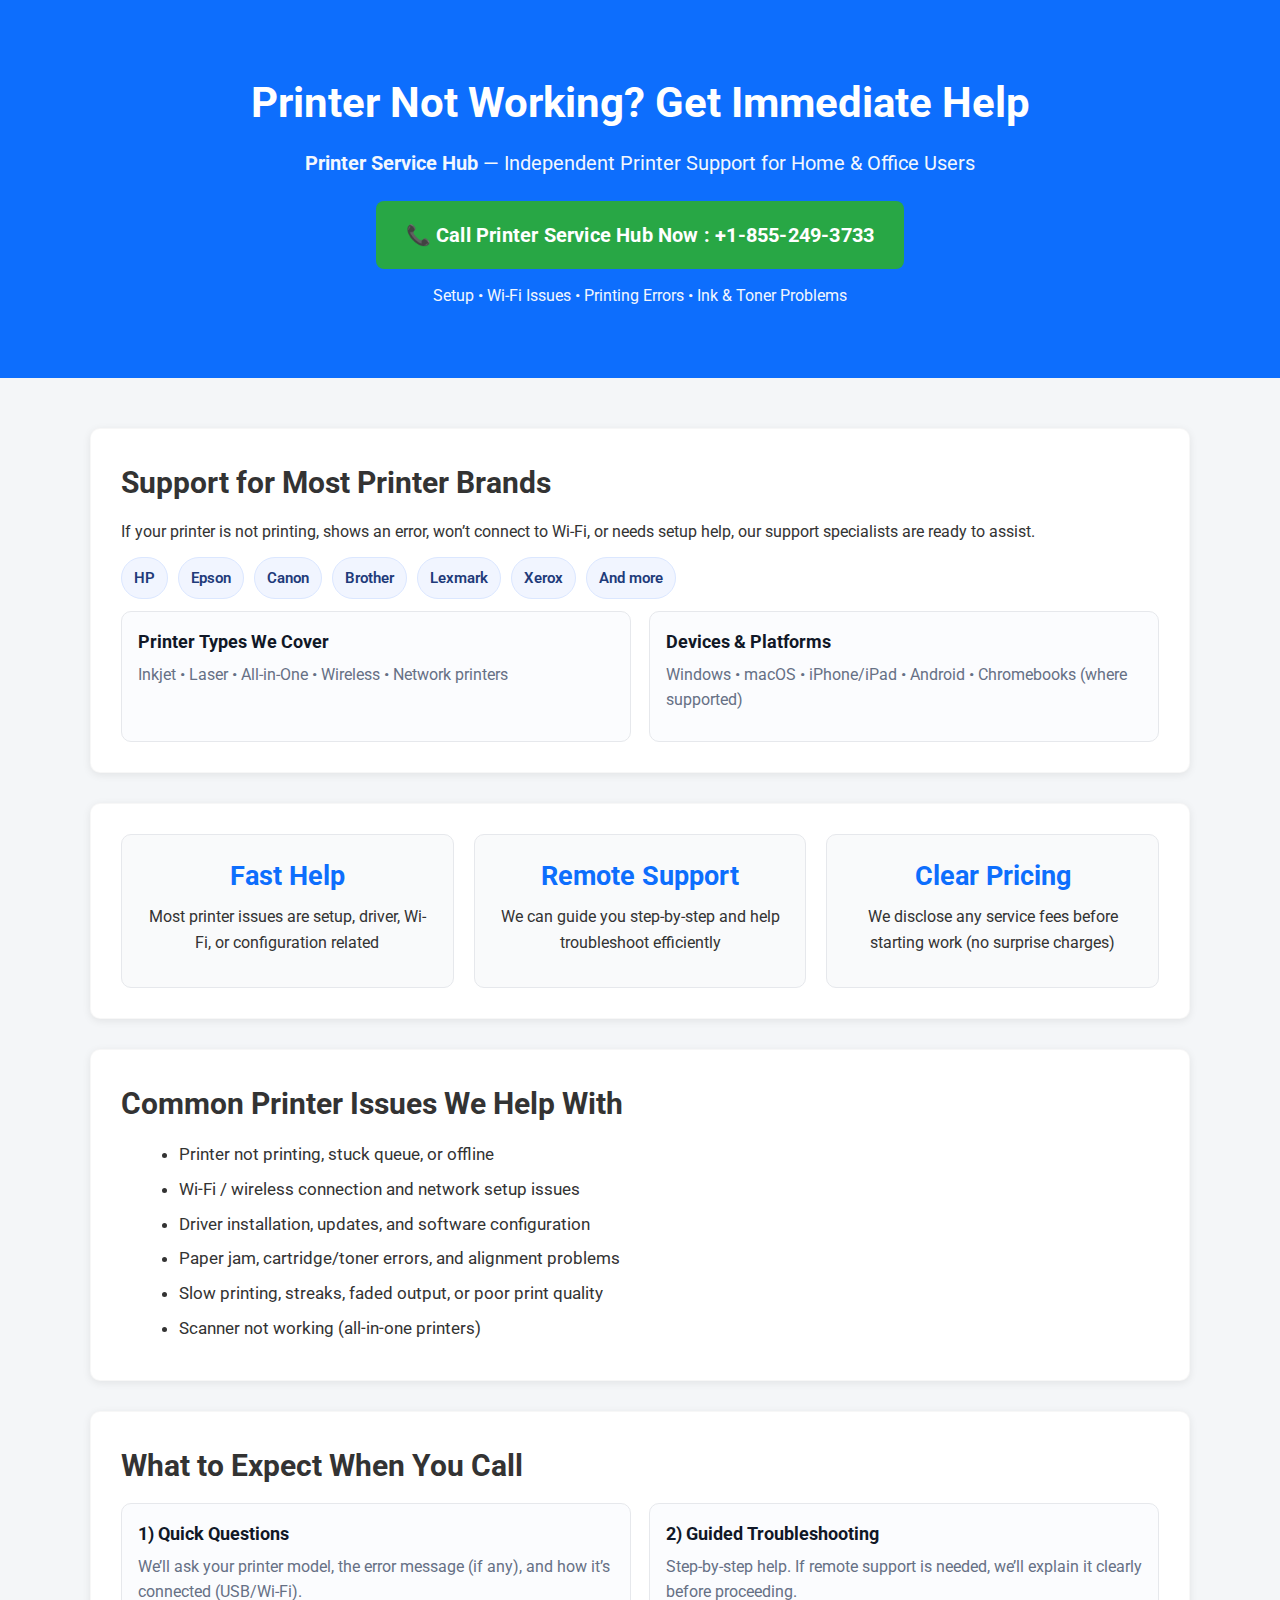
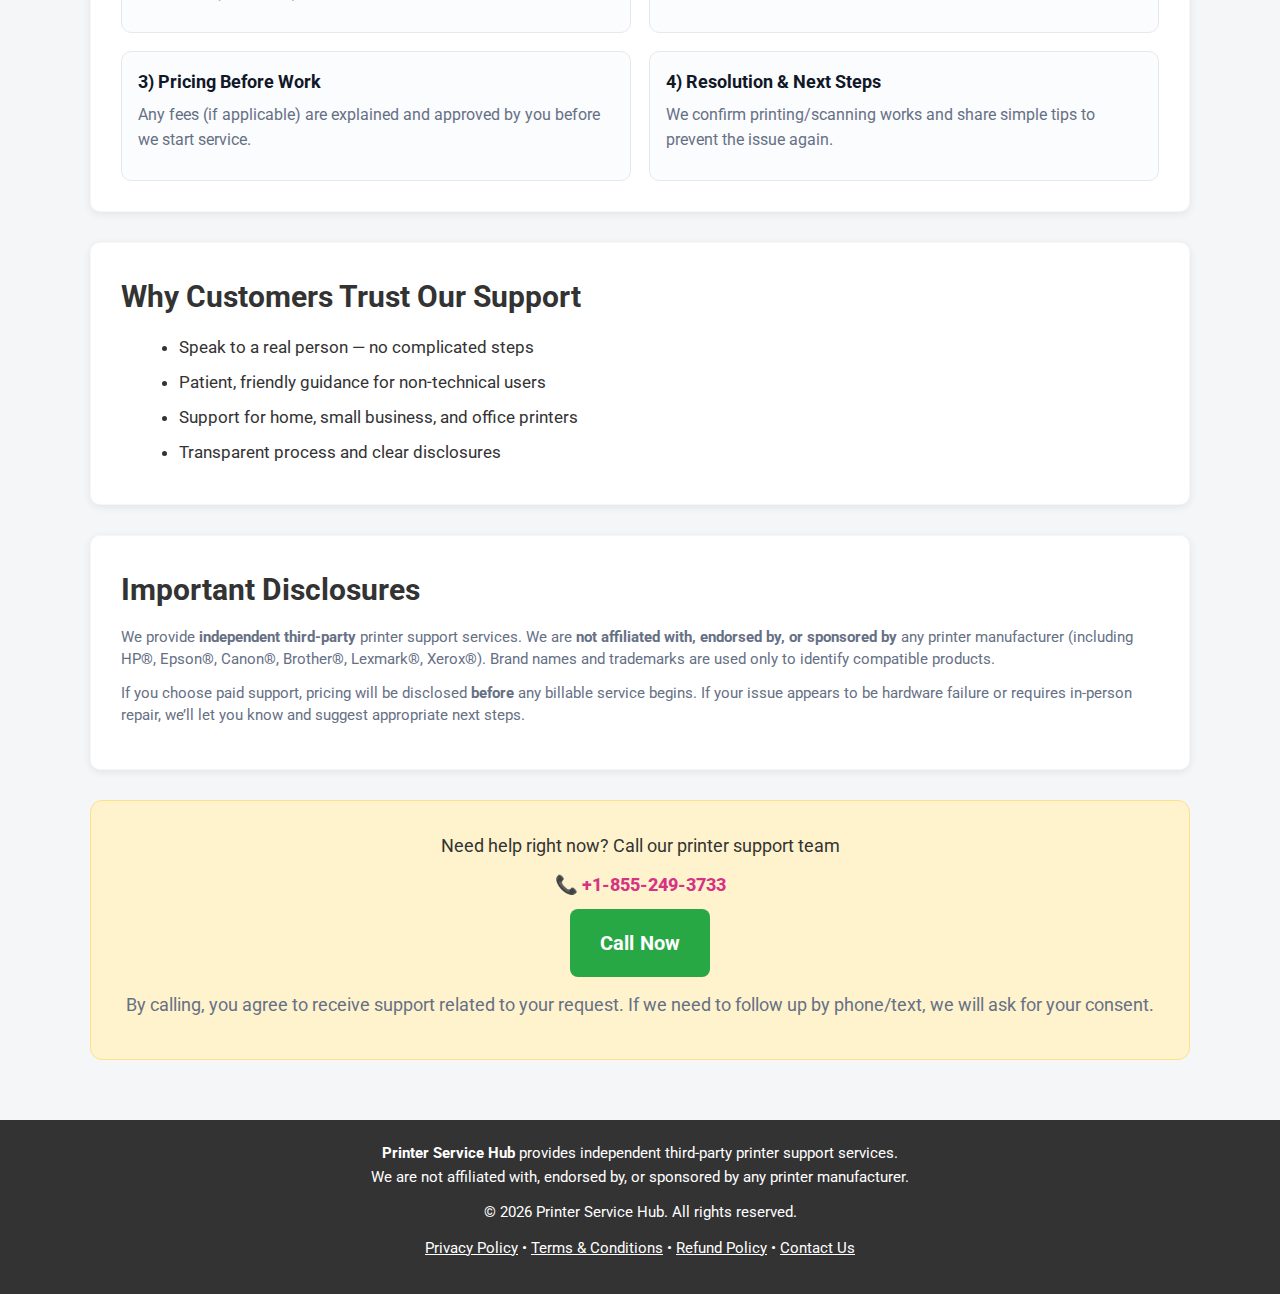
<file: index.html>
<!DOCTYPE html>
<html lang="en">
<head>
  <meta charset="UTF-8" />
  <meta name="viewport" content="width=device-width, initial-scale=1.0" />
  <title>Printer Support USA | Call for Immediate Help</title>

  <meta name="description" content="Having printer issues? Get fast, reliable printer support in the USA for setup, connectivity, printing errors, and more. Call now to speak with a live support specialist." />

  <link href="https://fonts.googleapis.com/css2?family=Roboto:wght@400;500;700&display=swap" rel="stylesheet">
  <link rel="icon" type="image/png" href="/favicon.png">

  <style>
    :root{
      --primary:#0d6efd;
      --success:#28a745;
      --successHover:#218838;
      --bg:#f4f6f8;
      --text:#333;
      --card:#fff;
      --muted:#667085;
      --warnBg:#fff3cd;
      --accent:#d63384;
      --border:#e6e8ec;
    }

    body{
      margin:0;
      font-family:'Roboto',sans-serif;
      background-color:var(--bg);
      color:var(--text);
      line-height:1.6;
    }

    .container{
      max-width:1100px;
      margin:auto;
      padding:20px;
    }

    header{
      background-color:var(--primary);
      color:#fff;
      padding:50px 20px;
      text-align:center;
    }

    header h1{
      font-size:2.6rem;
      margin:0 0 10px;
    }

    header p{
      font-size:1.25rem;
      margin:0 0 22px;
      opacity:0.95;
    }

    .cta-button{
      background-color:var(--success);
      color:#fff;
      padding:18px 30px;
      font-size:1.25rem;
      border-radius:8px;
      text-decoration:none;
      display:inline-block;
      font-weight:700;
      letter-spacing:0.2px;
    }

    .cta-button:hover{ background-color:var(--successHover); }

    .sub-cta{
      margin-top:14px;
      font-size:0.98rem;
      opacity:0.95;
    }

    section{
      background:var(--card);
      margin-top:30px;
      padding:30px;
      border-radius:10px;
      box-shadow:0 2px 8px rgba(0,0,0,0.08);
      border:1px solid rgba(0,0,0,0.03);
    }

    h2{
      font-size:1.9rem;
      margin:0 0 12px;
    }

    p{ margin:0 0 12px; }

    ul{
      font-size:1.05rem;
      margin:10px 0 0 18px;
    }
    ul li{ margin-bottom:8px; }

    .stats{
      display:flex;
      flex-wrap:wrap;
      gap:20px;
      text-align:center;
    }

    .stat-box{
      flex:1;
      min-width:250px;
      background:#f9fafb;
      padding:20px;
      border-radius:10px;
      border:1px solid var(--border);
    }

    .stat-box h3{
      font-size:1.7rem;
      color:var(--primary);
      margin:0 0 6px;
    }

    .badges{
      display:flex;
      gap:10px;
      flex-wrap:wrap;
      margin-top:10px;
    }

    .badge{
      display:inline-block;
      padding:8px 12px;
      border-radius:999px;
      background:#f1f5ff;
      border:1px solid #dbe7ff;
      color:#1f3b7a;
      font-size:0.95rem;
      font-weight:600;
    }

    .grid-2{
      display:grid;
      grid-template-columns:1fr 1fr;
      gap:18px;
      margin-top:12px;
    }

    .card-mini{
      background:#fbfcfe;
      border:1px solid var(--border);
      border-radius:10px;
      padding:16px;
    }

    .card-mini h3{
      margin:0 0 6px;
      font-size:1.1rem;
      color:#111827;
    }

    .muted{ color:var(--muted); font-size:0.98rem; }

    .phone-box{
      text-align:center;
      background-color:var(--warnBg);
      padding:30px;
      border-radius:12px;
      margin-top:30px;
      border:1px solid #ffe08a;
    }

    .phone-box p{ font-size:1.15rem; margin:0 0 10px; }

    .phone-number{
      font-size:2rem;
      font-weight:800;
      color:var(--accent);
      margin:0 0 14px;
    }

    .fineprint{
      font-size:0.92rem;
      color:var(--muted);
      line-height:1.5;
    }

    .policy-links a{
      color:#fff;
      text-decoration:underline;
    }

    footer{
      margin-top:40px;
      background-color:#333;
      color:#fff;
      text-align:center;
      padding:22px 16px;
      font-size:0.92rem;
    }

    .footer-inner{
      max-width:1100px;
      margin:0 auto;
    }

    @media (max-width: 900px){
      .grid-2{ grid-template-columns:1fr; }
    }

    @media (max-width: 768px){
      header h1{ font-size:2.05rem; }
      header p{ font-size:1.12rem; }
      .cta-button{ font-size:1.1rem; padding:16px 22px; }
      .phone-number{ font-size:1.7rem; }
    }
  </style>
</head>

<body>

<header>
    <div class="container">
        <h1>Printer Not Working? Get Immediate Help</h1>
        <p><strong>Printer Service Hub</strong> — Independent Printer Support for Home & Office Users</p>

        <a href="tel:+18552493733" class="cta-button">
            📞 Call Printer Service Hub Now : +1-855-249-3733
        </a>

        <div class="sub-cta">
            Setup • Wi-Fi Issues • Printing Errors • Ink & Toner Problems
        </div>
    </div>
</header>


<div class="container">

  <section>
    <h2>Support for Most Printer Brands</h2>
    <p>
      If your printer is not printing, shows an error, won’t connect to Wi-Fi, or needs setup help, our support specialists are ready to assist.
    </p>

    <div class="badges">
      <span class="badge">HP</span>
      <span class="badge">Epson</span>
      <span class="badge">Canon</span>
      <span class="badge">Brother</span>
      <span class="badge">Lexmark</span>
      <span class="badge">Xerox</span>
      <span class="badge">And more</span>
    </div>

    <div class="grid-2">
      <div class="card-mini">
        <h3>Printer Types We Cover</h3>
        <p class="muted">Inkjet • Laser • All-in-One • Wireless • Network printers</p>
      </div>
      <div class="card-mini">
        <h3>Devices & Platforms</h3>
        <p class="muted">Windows • macOS • iPhone/iPad • Android • Chromebooks (where supported)</p>
      </div>
    </div>
  </section>

  <section class="stats">
    <div class="stat-box">
      <h3>Fast Help</h3>
      <p>Most printer issues are setup, driver, Wi-Fi, or configuration related</p>
    </div>
    <div class="stat-box">
      <h3>Remote Support</h3>
      <p>We can guide you step-by-step and help troubleshoot efficiently</p>
    </div>
    <div class="stat-box">
      <h3>Clear Pricing</h3>
      <p>We disclose any service fees before starting work (no surprise charges)</p>
    </div>
  </section>

  <section>
    <h2>Common Printer Issues We Help With</h2>
    <ul>
      <li>Printer not printing, stuck queue, or offline</li>
      <li>Wi-Fi / wireless connection and network setup issues</li>
      <li>Driver installation, updates, and software configuration</li>
      <li>Paper jam, cartridge/toner errors, and alignment problems</li>
      <li>Slow printing, streaks, faded output, or poor print quality</li>
      <li>Scanner not working (all-in-one printers)</li>
    </ul>
  </section>

  <section>
    <h2>What to Expect When You Call</h2>
    <div class="grid-2">
      <div class="card-mini">
        <h3>1) Quick Questions</h3>
        <p class="muted">We’ll ask your printer model, the error message (if any), and how it’s connected (USB/Wi-Fi).</p>
      </div>
      <div class="card-mini">
        <h3>2) Guided Troubleshooting</h3>
        <p class="muted">Step-by-step help. If remote support is needed, we’ll explain it clearly before proceeding.</p>
      </div>
      <div class="card-mini">
        <h3>3) Pricing Before Work</h3>
        <p class="muted">Any fees (if applicable) are explained and approved by you before we start service.</p>
      </div>
      <div class="card-mini">
        <h3>4) Resolution & Next Steps</h3>
        <p class="muted">We confirm printing/scanning works and share simple tips to prevent the issue again.</p>
      </div>
    </div>
  </section>

  <section>
    <h2>Why Customers Trust Our Support</h2>
    <ul>
      <li>Speak to a real person — no complicated steps</li>
      <li>Patient, friendly guidance for non-technical users</li>
      <li>Support for home, small business, and office printers</li>
      <li>Transparent process and clear disclosures</li>
    </ul>
  </section>

  <!-- Compliance / low-risk section for ads & users -->
  <section>
    <h2>Important Disclosures</h2>
    <p class="fineprint">
      We provide <strong>independent third-party</strong> printer support services. We are <strong>not affiliated with, endorsed by, or sponsored by</strong>
      any printer manufacturer (including HP®, Epson®, Canon®, Brother®, Lexmark®, Xerox®). Brand names and trademarks are used only to identify compatible products.
    </p>
    <p class="fineprint">
      If you choose paid support, pricing will be disclosed <strong>before</strong> any billable service begins. If your issue appears to be hardware failure or requires
      in-person repair, we’ll let you know and suggest appropriate next steps.
    </p>
  </section>

  <div class="phone-box">
    <p>Need help right now? Call our printer support team</p>
    <p class="phone-number">📞 +1-855-249-3733</p>
    <a href="tel:+18552493733" class="cta-button">Call Now</a>

    <!-- TCPA / consent language (important when advertising calls) -->
    <p class="fineprint" style="margin-top:14px;">
      By calling, you agree to receive support related to your request. If we need to follow up by phone/text, we will ask for your consent.
    </p>
  </div>

</div>

<footer>
    <div class="footer-inner">
        <p>
            <strong>Printer Service Hub</strong> provides independent third-party printer support services.<br>
            We are not affiliated with, endorsed by, or sponsored by any printer manufacturer.
        </p>

        <p style="margin-top:10px;">
            © 2026 Printer Service Hub. All rights reserved.
        </p>

        <p class="policy-links" style="margin-top:10px;">
            <a href="/privacy.html">Privacy Policy</a> •
            <a href="/terms.html">Terms & Conditions</a> •
            <a href="/refund.html">Refund Policy</a> •
            <a href="/contact.html">Contact Us</a>
        </p>
    </div>
</footer>


</body>
</html>
</file>
